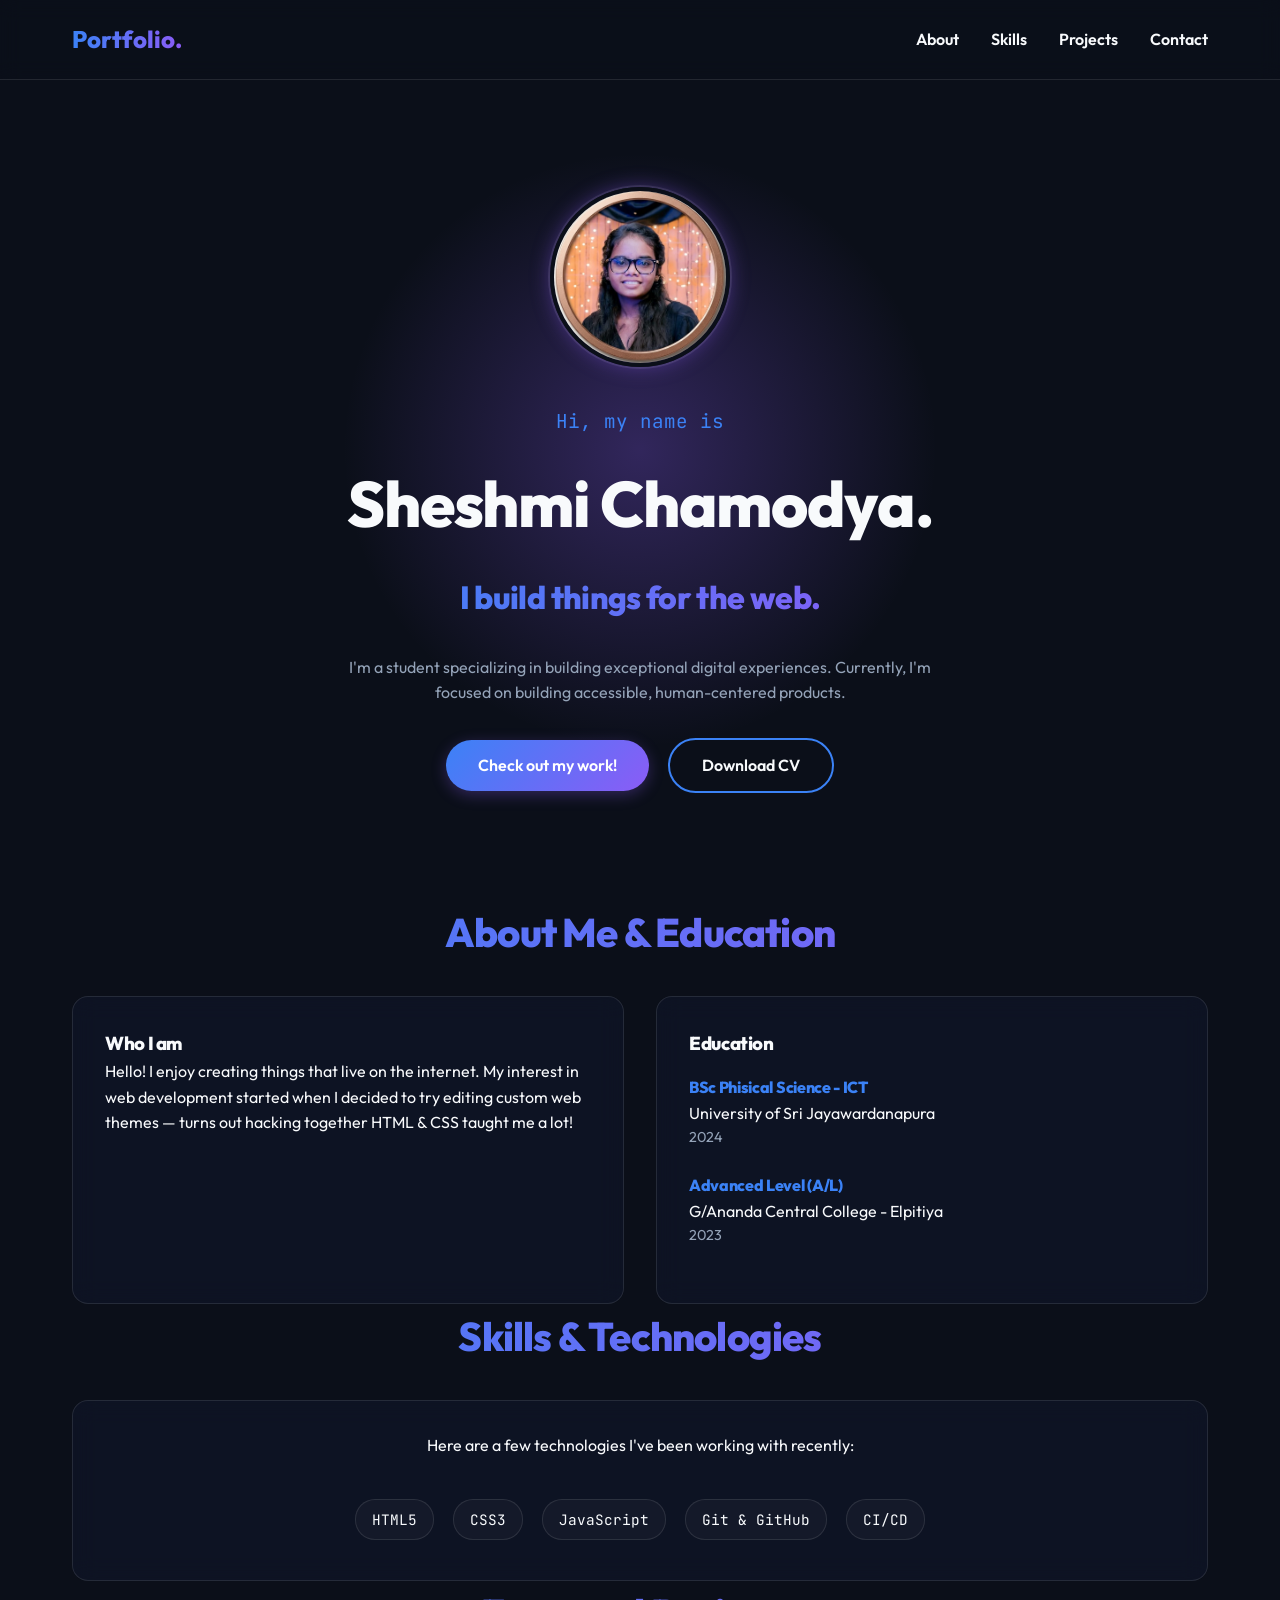
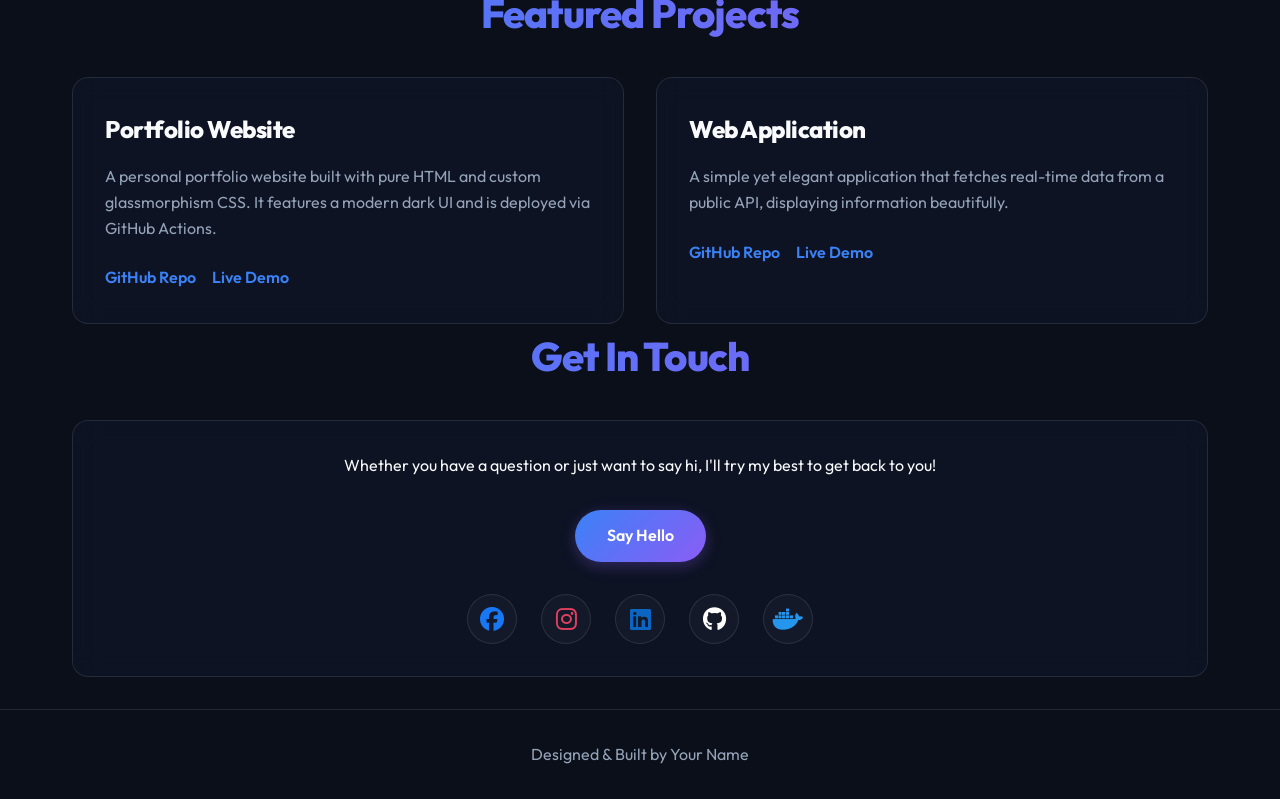
<file: index.html>
<!DOCTYPE html>
<html lang="en">
<head>
    <meta charset="UTF-8">
    <meta name="viewport" content="width=device-width, initial-scale=1.0">
    <title>My Portfolio</title>
    <link rel="stylesheet" href="style.css">
    <link href="https://fonts.googleapis.com/css2?family=Outfit:wght@300;400;600;800&family=JetBrains+Mono&display=swap" rel="stylesheet">
    <link rel="stylesheet" href="https://cdnjs.cloudflare.com/ajax/libs/font-awesome/6.4.0/css/all.min.css">
</head>
<body>
    <nav class="navbar">
        <div class="nav-container">
            <a href="#" class="nav-logo">Portfolio.</a>
            <ul class="nav-links">
                <li><a href="about.html">About</a></li>
                <li><a href="skill.html">Skills</a></li>
                <li><a href="project.html">Projects</a></li>
                <li><a href="contact.html">Contact</a></li>
            </ul>
        </div>
    </nav>
    <header class="hero" id="home">
        <div class="hero-blob"></div>
        <div class="container hero-content">
            <div class="profile-img-container">
                <img src="image/my1.jpeg" alt="My Profile Photo" class="profile-img" onerror="this.src='https:'">
            </div>
            
            <span class="hero-greeting">Hi, my name is</span>
            <h1 class="hero-title">Sheshmi Chamodya.</h1>
            <h2 class="hero-subtitle">I build things for the web.</h2>
            <p class="text-muted hero-description">
                I'm a student specializing in building exceptional digital experiences. Currently, I'm focused on building accessible, human-centered products.
            </p>
            <a href="#projects" class="btn btn-primary">Check out my work!</a>
            <a href="cv.pdf" class="btn btn-secondary" target="_blank">Download CV</a>
        </div>
    </header>
    <main>
        <section id="about" class="container">
            <h2>About Me & Education</h2>
            <div class="grid grid-2">
                <div class="glass-panel">
                    <h3>Who I am</h3>
                    <p>
                        Hello! I enjoy creating things that live on the internet. My interest in web development started when I decided to try editing custom web themes — turns out hacking together HTML & CSS taught me a lot!
                    </p>
                </div>
                <div class="glass-panel">
                    <h3>Education</h3>
                    <ul class="education-list">
                        <li>
                            <h4 class="accent-text">BSc Phisical Science - ICT</h4>
                            <p>University of Sri Jayawardanapura</p>
                            <p class="text-muted small-text">2024 </p>
                        </li>
                        <li>
                            <h4 class="accent-text">Advanced Level (A/L)</h4>
                            <p> G/Ananda Central College - Elpitiya</p>
                            <p class="text-muted small-text">2023</p>
                        </li>
                    </ul>
                </div>
            </div>
        </section>
        <section id="skills" class="container">
            <h2>Skills & Technologies</h2>
            <div class="glass-panel text-center">
                <p class="margin-bottom-2">Here are a few technologies I've been working with recently:</p>
                <div class="skills-container">
                    <span class="skill-tag">HTML5</span>
                    <span class="skill-tag">CSS3</span>
                    <span class="skill-tag">JavaScript</span>
                    <span class="skill-tag">Git & GitHub</span>
                    <span class="skill-tag">CI/CD</span>
                </div>
            </div>
        </section>
        <section id="projects" class="container">
            <h2>Featured Projects</h2>
            <div class="grid grid-2">
                <div class="glass-panel project-card">
                    <h3>Portfolio Website</h3>
                    <p>A personal portfolio website built with pure HTML and custom glassmorphism CSS. It features a modern dark UI and is deployed via GitHub Actions.</p>
                    <div class="project-links">
                        <a href="#">GitHub Repo</a>
                        <a href="#">Live Demo</a>
                    </div>
                </div>
                <div class="glass-panel project-card">
                    <h3>Web Application</h3>
                    <p>A simple yet elegant application that fetches real-time data from a public API, displaying information beautifully.</p>
                    <div class="project-links">
                        <a href="#">GitHub Repo</a>
                        <a href="#">Live Demo</a>
                    </div>
                </div>
            </div>
        </section>
        <section id="contact" class="container contact-section">
            <h2>Get In Touch</h2>
            <div class="glass-panel">
                <p class="contact-text">
                    Whether you have a question or just want to say hi, I'll try my best to get back to you!
                </p>
                <a href="mailto:hello@example.com" class="btn btn-primary">Say Hello</a>
                            <div class="social-links">
                    <a href="https://www.facebook.com/share/1BRzLA1F2M" target="_blank" title="Facebook"><i class="fab fa-facebook"></i></a>
                    <a href="https://www.instagram.com/she_sh_miii?igsh=MWhnY2N0eW5wMDY3cg==" target="_blank" title="Instagram"><i class="fab fa-instagram"></i></a>
                    <a href="https://www.linkedin.com/in/sheshmi-chamodya-a63869403?utm_source=share_via&utm_content=profile&utm_medium=member_android" target="_blank" title="LinkedIn"><i class="fab fa-linkedin"></i></a>
                    <a href="https://github.com/sheshmi1718" target="_blank" title="GitHub"><i class="fab fa-github"></i></a>
                    <a href="#" target="_blank" title="Docker"><i class="fab fa-docker"></i></a>
                </div>
            </div>
        </section>
    </main>
    <footer>
        <p class="text-muted">Designed & Built by Your Name</p>
    </footer>
</body>
</html>
</file>
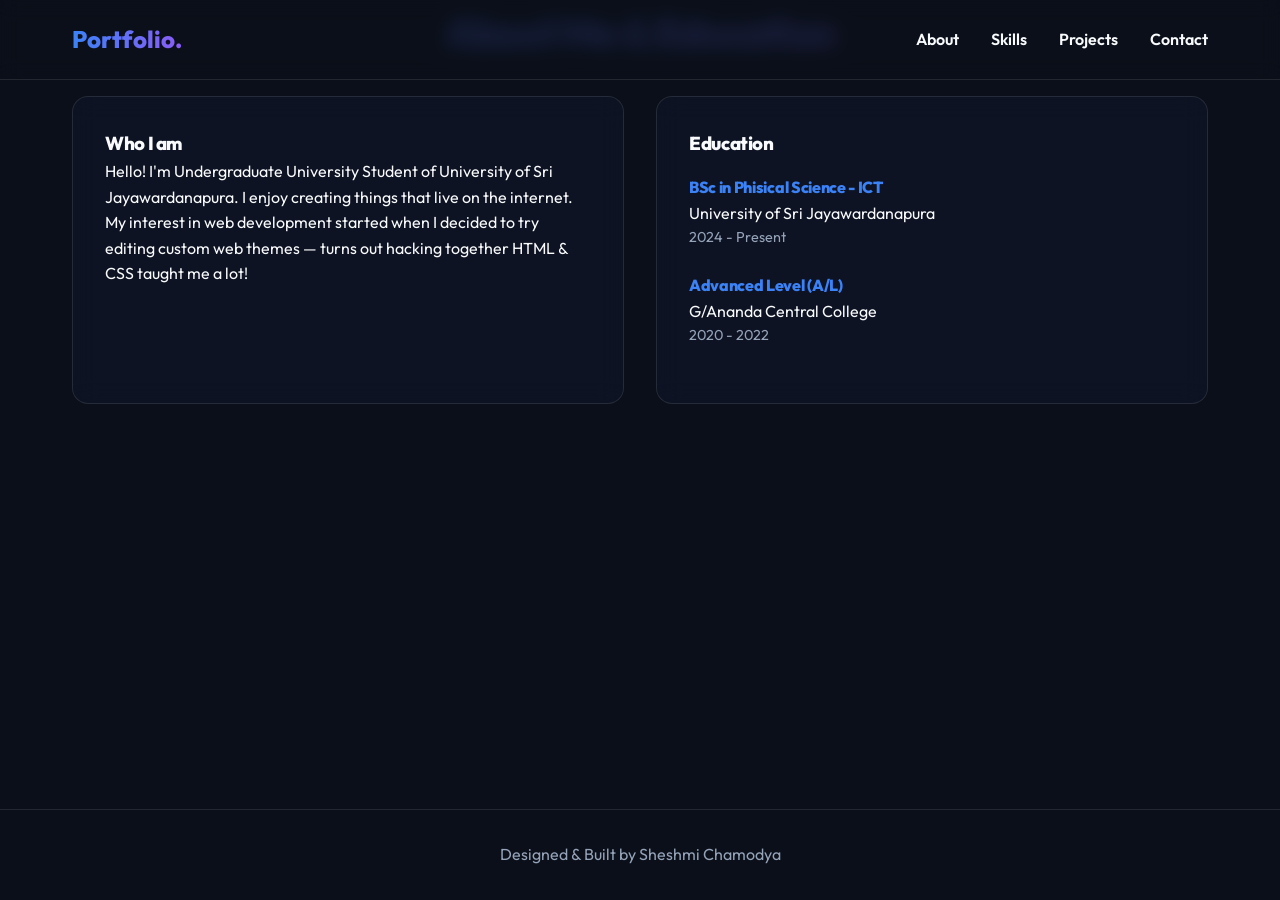
<file: about.html>
<!DOCTYPE html>
<html lang="en">
<head>
    <meta charset="UTF-8">
    <meta name="viewport" content="width=device-width, initial-scale=1.0">
    <title>My Portfolio - About</title>
    <link rel="stylesheet" href="style.css">
    <link href="https://fonts.googleapis.com/css2?family=Outfit:wght@300;400;600;800&family=JetBrains+Mono&display=swap" rel="stylesheet">
    <link rel="stylesheet" href="https://cdnjs.cloudflare.com/ajax/libs/font-awesome/6.4.0/css/all.min.css">
</head>
<body>
    <!-- Navigation Bar -->
    <nav class="navbar">
        <div class="nav-container">
            <a href="index.html" class="nav-logo">Portfolio.</a>
            <ul class="nav-links">
                <li><a href="about.html">About</a></li>
                <li><a href="skills.html">Skills</a></li>
                <li><a href="projects.html">Projects</a></li>
                <li><a href="contact.html">Contact</a></li>
            </ul>
        </div>
    </nav>

    <main style="min-height: 100vh; display: flex; flex-direction: column;">
        <section id="about" class="container" style="flex: 1;">
            <h2>About Me & Education</h2>
            <div class="grid grid-2">
                <div class="glass-panel">
                    <h3>Who I am</h3>
                    <p>
                        Hello! I'm Undergraduate University Student of University of Sri  Jayawardanapura. I enjoy creating things that live on the internet. My interest in web development started when I decided to try editing custom web themes — turns out hacking together HTML & CSS taught me a lot!
                    </p>
                </div>
                <div class="glass-panel">
                    <h3>Education</h3>
                    <ul class="education-list">
                        <li>
                            <h4 class="accent-text">BSc in Phisical Science - ICT</h4>
                            <p>University of Sri Jayawardanapura</p>
                            <p class="text-muted small-text">2024 - Present</p>
                        </li>
                        <li>
                            <h4 class="accent-text">Advanced Level (A/L)</h4>
                            <p> G/Ananda Central College</p>
                            <p class="text-muted small-text">2020 - 2022</p>
                        </li>
                    </ul>
                </div>
            </div>
        </section>
        
        <footer>
            <p class="text-muted">Designed & Built by Sheshmi Chamodya </p>
        </footer>
    </main>
</body>
</html>
</file>
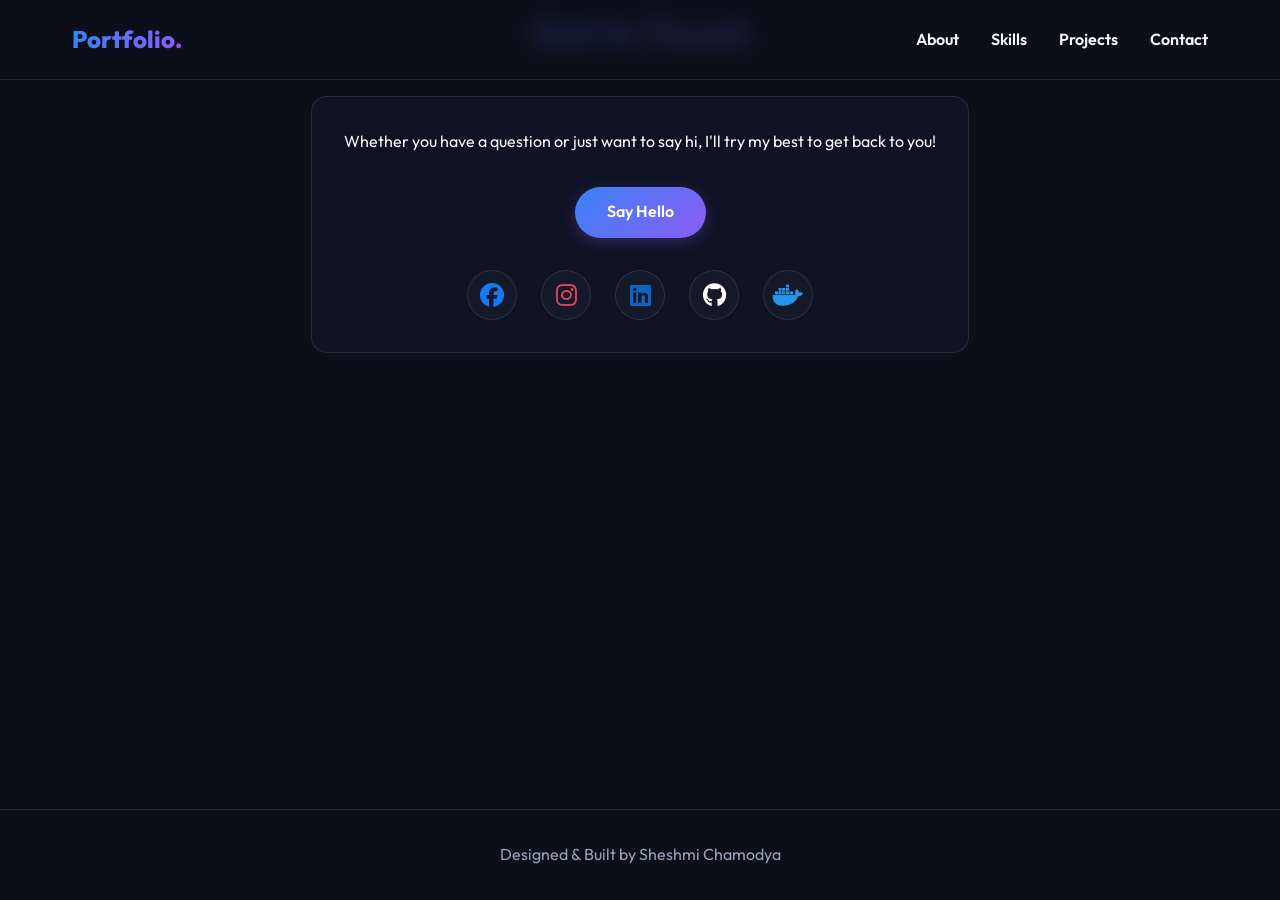
<file: contact.html>
<!DOCTYPE html>
<html lang="en">
<head>
    <meta charset="UTF-8">
    <meta name="viewport" content="width=device-width, initial-scale=1.0">
    <title>My Portfolio - Contact</title>
    <link rel="stylesheet" href="style.css">
    <link href="https://fonts.googleapis.com/css2?family=Outfit:wght@300;400;600;800&family=JetBrains+Mono&display=swap" rel="stylesheet">
    <link rel="stylesheet" href="https://cdnjs.cloudflare.com/ajax/libs/font-awesome/6.4.0/css/all.min.css">
</head>
<body>
    <nav class="navbar">
        <div class="nav-container">
            <a href="index.html" class="nav-logo">Portfolio.</a>
            <ul class="nav-links">
                <li><a href="about.html">About</a></li>
                <li><a href="skills.html">Skills</a></li>
                <li><a href="projects.html">Projects</a></li>
                <li><a href="contact.html">Contact</a></li>
            </ul>
        </div>
    </nav>

    <main style="min-height: 100vh; display: flex; flex-direction: column;">
        <section id="contact" class="container contact-section" style="flex: 1;">
            <h2>Get In Touch</h2>
            <div class="glass-panel">
                <p class="contact-text">
                    Whether you have a question or just want to say hi, I'll try my best to get back to you!
                </p>
                <a href="mailto:hello@example.com" class="btn btn-primary">Say Hello</a>
                
                <div class="social-links">
                    <a href="https://facebook.com/" target="_blank" title="Facebook"><i class="fa-brands fa-facebook"></i></a>
                    <a href="https://instagram.com/" target="_blank" title="Instagram"><i class="fa-brands fa-instagram"></i></a>
                    <a href="https://linkedin.com/" target="_blank" title="LinkedIn"><i class="fa-brands fa-linkedin"></i></a>
                    <a href="https://github.com/" target="_blank" title="GitHub"><i class="fa-brands fa-github"></i></a>
                    <a href="https://hub.docker.com/" target="_blank" title="Docker"><i class="fa-brands fa-docker"></i></a>
                </div>
            </div>
        </section>

        <footer>
            <p class="text-muted">Designed & Built by  Sheshmi Chamodya</p>
        </footer>
    </main>
</body>
</html>
</file>
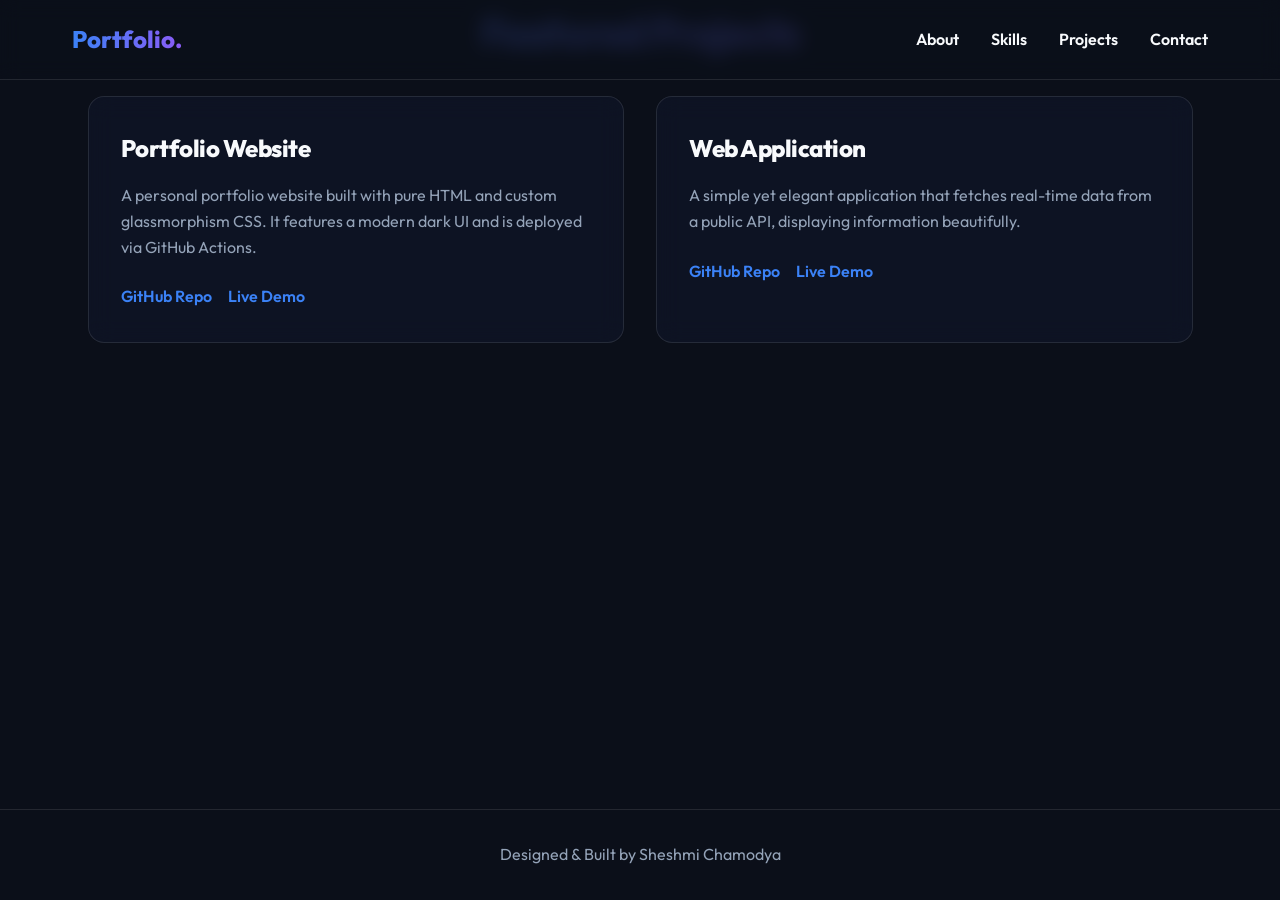
<file: projects.html>
<!DOCTYPE html>
<html lang="en">
<head>
    <meta charset="UTF-8">
    <meta name="viewport" content="width=device-width, initial-scale=1.0">
    <title>My Portfolio - Projects</title>
    <link rel="stylesheet" href="style.css">
    <link href="https://fonts.googleapis.com/css2?family=Outfit:wght@300;400;600;800&family=JetBrains+Mono&display=swap" rel="stylesheet">
    <link rel="stylesheet" href="https://cdnjs.cloudflare.com/ajax/libs/font-awesome/6.4.0/css/all.min.css">
</head>
<body>
    <nav class="navbar">
        <div class="nav-container">
            <a href="index.html" class="nav-logo">Portfolio.</a>
            <ul class="nav-links">
                <li><a href="about.html">About</a></li>
                <li><a href="skills.html">Skills</a></li>
                <li><a href="projects.html">Projects</a></li>
                <li><a href="contact.html">Contact</a></li>
            </ul>
        </div>
    </nav>

    <main style="min-height: 100vh; display: flex; flex-direction: column;">
        <section id="projects" class="container" style="flex: 1;">
            <h2>Featured Projects</h2>
            <div class="grid grid-2">
                <div class="glass-panel project-card">
                    <h3>Portfolio Website</h3>
                    <p>A personal portfolio website built with pure HTML and custom glassmorphism CSS. It features a modern dark UI and is deployed via GitHub Actions.</p>
                    <div class="project-links">
                        <a href="#">GitHub Repo</a>
                        <a href="#">Live Demo</a>
                    </div>
                </div>
                <div class="glass-panel project-card">
                    <h3>Web Application</h3>
                    <p>A simple yet elegant application that fetches real-time data from a public API, displaying information beautifully.</p>
                    <div class="project-links">
                        <a href="#">GitHub Repo</a>
                        <a href="#">Live Demo</a>
                    </div>
                </div>
            </div>
        </section>

        <footer>
            <p class="text-muted">Designed & Built by Sheshmi Chamodya</p>
        </footer>
    </main>
</body>
</html>
</file>
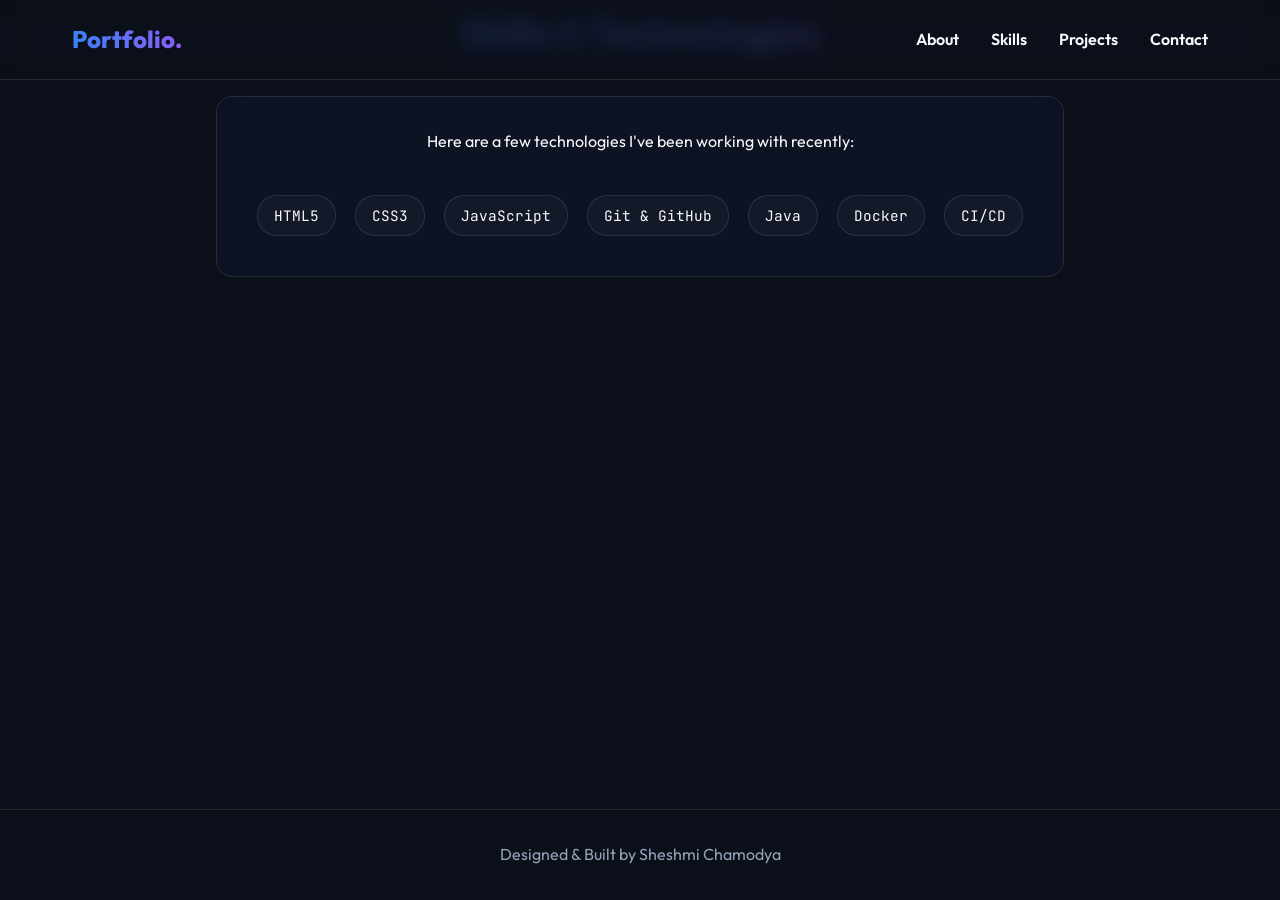
<file: skills.html>
<!DOCTYPE html>
<html lang="en">
<head>
    <meta charset="UTF-8">
    <meta name="viewport" content="width=device-width, initial-scale=1.0">
    <title>My Portfolio - Skills</title>
    <link rel="stylesheet" href="style.css">
    <link href="https://fonts.googleapis.com/css2?family=Outfit:wght@300;400;600;800&family=JetBrains+Mono&display=swap" rel="stylesheet">
    <link rel="stylesheet" href="https://cdnjs.cloudflare.com/ajax/libs/font-awesome/6.4.0/css/all.min.css">
</head>
<body>
    <nav class="navbar">
        <div class="nav-container">
            <a href="index.html" class="nav-logo">Portfolio.</a>
            <ul class="nav-links">
                <li><a href="about.html">About</a></li>
                <li><a href="skills.html">Skills</a></li>
                <li><a href="projects.html">Projects</a></li>
                <li><a href="contact.html">Contact</a></li>
            </ul>
        </div>
    </nav>

    <main style="min-height: 100vh; display: flex; flex-direction: column;">
        <section id="skills" class="container" style="flex: 1;">
            <h2>Skills & Technologies</h2>
            <div class="glass-panel text-center">
                <p class="margin-bottom-2">Here are a few technologies I've been working with recently:</p>
                <div class="skills-container">
                    <span class="skill-tag">HTML5</span>
                    <span class="skill-tag">CSS3</span>
                    <span class="skill-tag">JavaScript</span>
                    <span class="skill-tag">Git & GitHub</span>
                    <span class="skill-tag">Java</span>
                    <span class="skill-tag">Docker</span>
                    <span class="skill-tag">CI/CD</span>
                </div>
            </div>
        </section>
        
        <footer>
            <p class="text-muted">Designed & Built by Sheshmi Chamodya</p>
        </footer>
    </main>
</body>
</html>
</file>
<file: style.css>
:root {
  --bg-color: #0b0f19;
  --bg-secondary: rgba(255, 255, 255, 0.03);
  --text-main: #f8fafc;
  --text-muted: #94a3b8;
  --accent-1: #3b82f6;
  --accent-2: #8b5cf6;
  --glass-border: rgba(255, 255, 255, 0.1);
  --glass-bg: rgba(15, 23, 42, 0.6);
  --nav-height: 80px;
}
* {
  margin: 0;
  padding: 0;
  box-sizing: border-box;
}
html {
  scroll-behavior: smooth;
}
body {
  font-family: 'Outfit', sans-serif;
  background-color: var(--bg-color);
  color: var(--text-main);
  line-height: 1.6;
  overflow-x: hidden;
}
.navbar {
  position: fixed;
  top: 0;
  left: 0;
  width: 100%;
  height: var(--nav-height);
  background: rgba(11, 15, 25, 0.8);
  backdrop-filter: blur(10px);
  -webkit-backdrop-filter: blur(10px);
  border-bottom: 1px solid var(--glass-border);
  z-index: 1000;
  display: flex;
  align-items: center;
}
.nav-container {
  width: 100%;
  max-width: 1200px;
  margin: 0 auto;
  padding: 0 2rem;
  display: flex;
  justify-content: space-between;
  align-items: center;
}
.nav-logo {
  font-size: 1.5rem;
  font-weight: 800;
  color: var(--text-main);
  text-decoration: none;
  background: linear-gradient(to right, var(--accent-1), var(--accent-2));
  -webkit-background-clip: text;
  -webkit-text-fill-color: transparent;
}
.nav-links {
  display: flex;
  list-style: none;
  gap: 2rem;
}
.nav-links a {
  color: var(--text-main);
  text-decoration: none;
  font-size: 1rem;
  font-weight: 600;
  transition: color 0.3s ease;
}
.nav-links a:hover {
  color: var(--accent-1);
}
h1, h2, h3, h4 {
  font-weight: 800;
  letter-spacing: -0.02em;
}
h2 {
  font-size: 2.5rem;
  margin-bottom: 2rem;
  text-align: center;
  background: linear-gradient(to right, var(--accent-1), var(--accent-2));
  -webkit-background-clip: text;
  -webkit-text-fill-color: transparent;
}
.text-muted { color: var(--text-muted); }
.accent-text { color: var(--accent-1); }
.small-text { font-size: 0.9rem; }
.text-center { text-align: center; }
.margin-bottom-2 { margin-bottom: 2rem; }
.container {
  max-width: 1200px;
  margin: 0 auto;
  padding: 0 2rem;
}
section {
  padding: calc(6rem + var(--nav-height)) 0 6rem 0;
}
.glass-panel {
  background: var(--glass-bg);
  backdrop-filter: blur(12px);
  -webkit-backdrop-filter: blur(12px);
  border: 1px solid var(--glass-border);
  border-radius: 16px;
  padding: 2rem;
  transition: transform 0.3s ease, border-color 0.3s ease;
}
.glass-panel:hover {
  transform: translateY(-5px);
  border-color: rgba(255, 255, 255, 0.2);
}
.hero {
  min-height: 100vh;
  display: flex;
  align-items: center;
  justify-content: center;
  position: relative;
  overflow: hidden;
  padding-top: var(--nav-height);
}
.hero-blob {
  position: absolute;
  width: 600px;
  height: 600px;
  background: radial-gradient(circle, rgba(139,92,246,0.3) 0%, rgba(11,15,25,0) 70%);
  border-radius: 50%;
  top: 50%;
  left: 50%;
  transform: translate(-50%, -50%);
  z-index: -1;
  animation: pulse 8s infinite alternate;
}
@keyframes pulse {
  0% { transform: translate(-50%, -50%) scale(1); }
  100% { transform: translate(-50%, -50%) scale(1.1); }
}
.hero-content {
  text-align: center;
  z-index: 1;
}
.profile-img-container {
  margin-bottom: 2rem;
}
.profile-img {
  width: 180px;
  height: 180px;
  border-radius: 50%;
  object-fit: cover;
  border: 4px solid var(--bg-color);
  box-shadow: 0 0 20px rgba(139, 92, 246, 0.4), 
              0 0 0 2px var(--glass-border);
  transition: transform 0.3s ease;
}
.profile-img:hover {
  transform: scale(1.05);
}
.hero-greeting {
  font-family: 'JetBrains Mono', monospace;
  color: var(--accent-1);
  font-size: 1.2rem;
  margin-bottom: 1rem;
  display: block;
}
.hero-title {
  font-size: 4rem;
  margin-bottom: 1rem;
}
.hero-subtitle {
  font-size: 2rem;
  color: var(--text-muted);
  margin-bottom: 2rem;
}
.hero-description {
  max-width: 600px;
  margin: 0 auto 2rem auto;
}
.btn {
  display: inline-block;
  padding: 0.8rem 2rem;
  border-radius: 30px;
  font-weight: 600;
  text-decoration: none;
  transition: all 0.3s ease;
  cursor: pointer;
}
.btn-primary {
  background: linear-gradient(135deg, var(--accent-1), var(--accent-2));
  color: white;
  border: none;
  box-shadow: 0 4px 15px rgba(139, 92, 246, 0.3);
}
.btn-primary:hover {
  box-shadow: 0 6px 20px rgba(139, 92, 246, 0.5);
  transform: translateY(-2px);
}

.btn-secondary {
  background: transparent;
  color: var(--text-main);
  border: 2px solid var(--accent-1);
  margin-left: 1rem;
}

.btn-secondary:hover {
  background: rgba(59, 130, 246, 0.1);
  transform: translateY(-2px);
}
.grid {
  display: grid;
  gap: 2rem;
}
.grid-2 { grid-template-columns: repeat(auto-fit, minmax(300px, 1fr)); }
.education-list {
  list-style: none;
  margin-top: 1rem;
}
.education-list li {
  margin-bottom: 1.5rem;
}
.skill-tag {
  display: inline-block;
  padding: 0.5rem 1rem;
  background: var(--bg-secondary);
  border: 1px solid var(--glass-border);
  border-radius: 20px;
  margin: 0.5rem;
  font-family: 'JetBrains Mono', monospace;
  font-size: 0.9rem;
  transition: background 0.3s ease;
}
.skill-tag:hover {
  background: rgba(255, 255, 255, 0.1);
}
.project-card h3 {
  font-size: 1.5rem;
  margin-bottom: 1rem;
}
.project-card p {
  color: var(--text-muted);
  margin-bottom: 1.5rem;
}
.project-links {
  display: flex;
  gap: 1rem;
}
.project-links a {
  color: var(--accent-1);
  text-decoration: none;
  font-weight: 600;
}
.project-links a:hover {
  text-decoration: underline;
}
.contact-section {
  text-align: center;
}
.contact-text {
  max-width: 600px; 
  margin: 0 auto 2rem auto;
}
.social-links {
  display: flex;
  justify-content: center;
  gap: 1.5rem;
  margin-top: 2rem;
}
.social-links a {
  display: inline-flex;
  align-items: center;
  justify-content: center;
  width: 50px;
  height: 50px;
  background: var(--bg-secondary);
  border: 1px solid var(--glass-border);
  border-radius: 50%;
  color: var(--text-main);
  font-size: 1.5rem;
  transition: all 0.3s ease;
  text-decoration: none;
}
.social-links a .fa-facebook { 
  color: #1877F2; 
}
.social-links a .fa-instagram { 
  color: #E4405F; 
}
.social-links a .fa-linkedin { 
  color: #0A66C2; 
}
.social-links a .fa-github { 
  color: #ffffff; 
}
.social-links a .fa-docker { 
  color: #2496ED; 
}

.social-links a:hover {
  transform: translateY(-5px);
  box-shadow: 0 5px 15px rgba(255, 255, 255, 0.2);
  border-color: rgba(255, 255, 255, 0.5);
}
footer {
  text-align: center;
  padding: 2rem;
  margin-top: 2rem;
  border-top: 1px solid var(--glass-border);
}
@media (max-width: 768px) {
  .hero-title { font-size: 2.5rem; }
  .hero-subtitle { font-size: 1.5rem; }
  section { padding: calc(4rem + var(--nav-height)) 0 4rem 0; }
  
  .nav-links {
    display: none; 
  }
}
</file>
